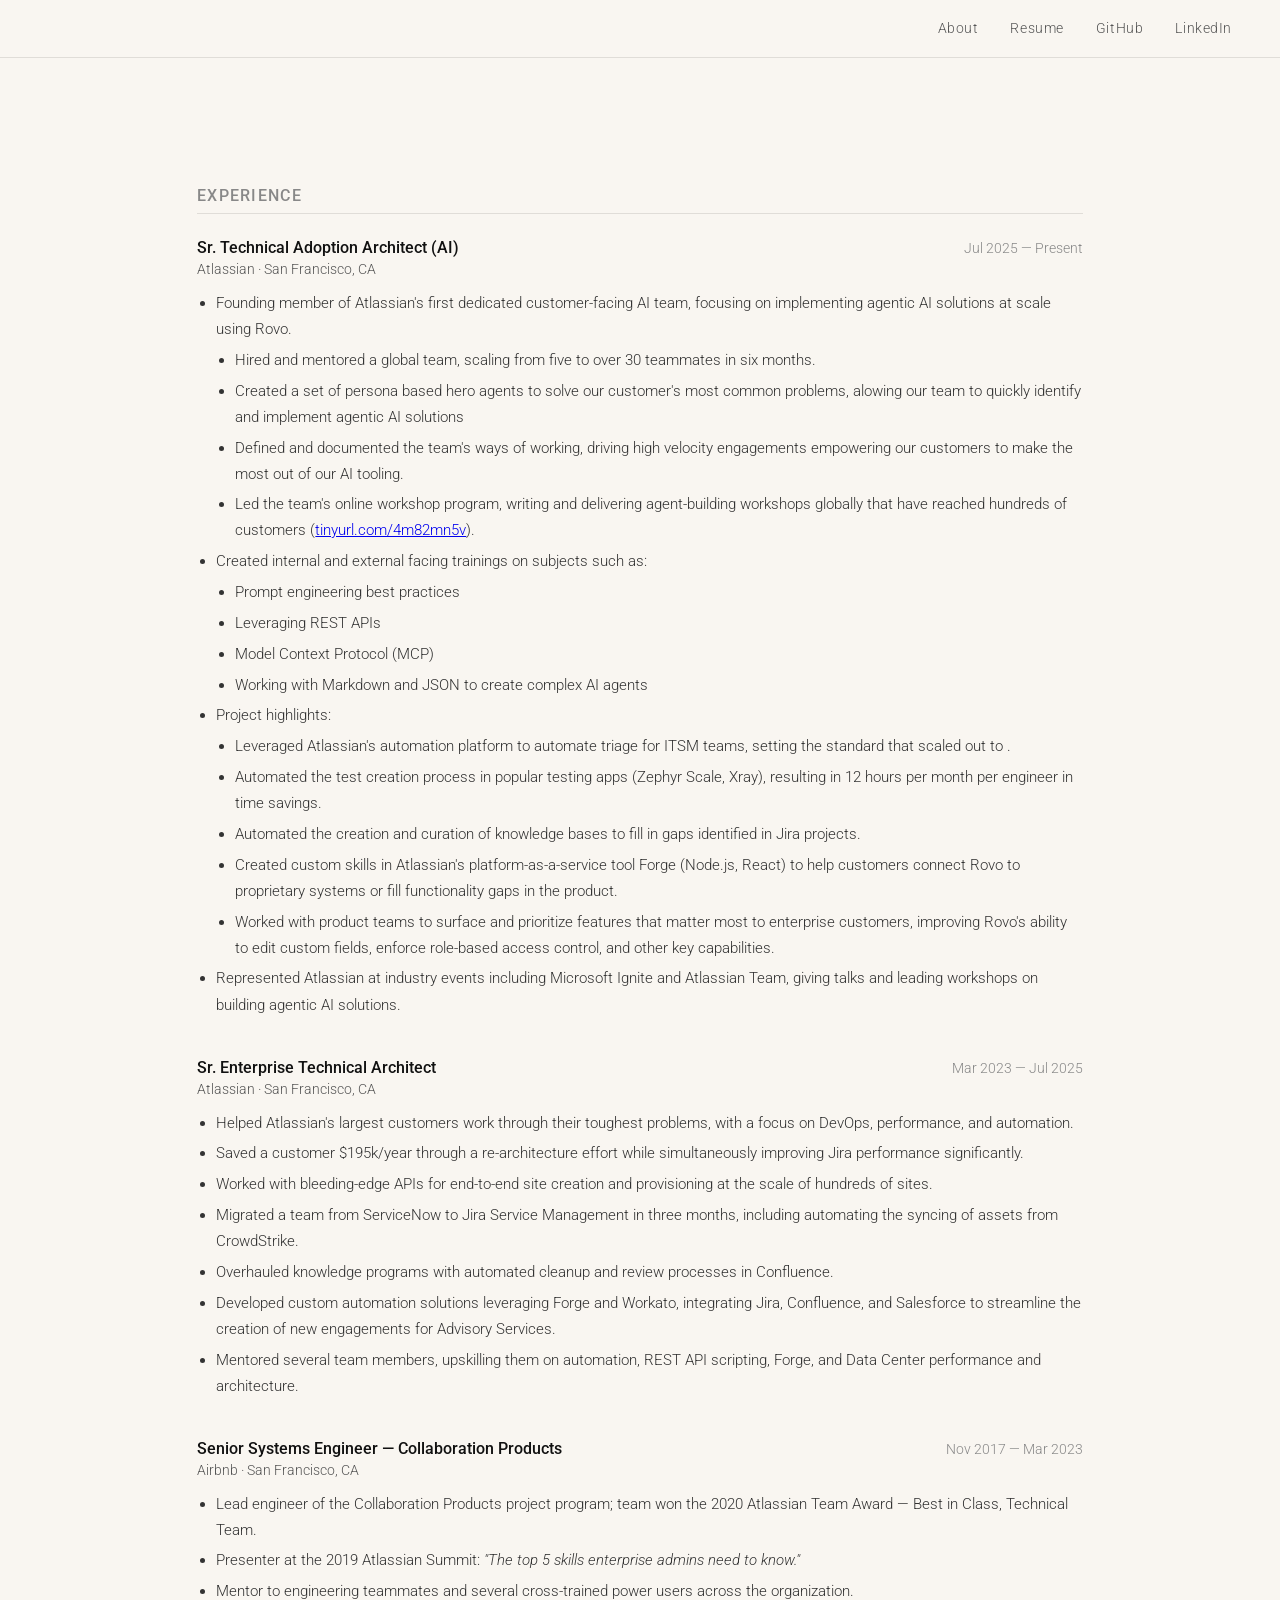
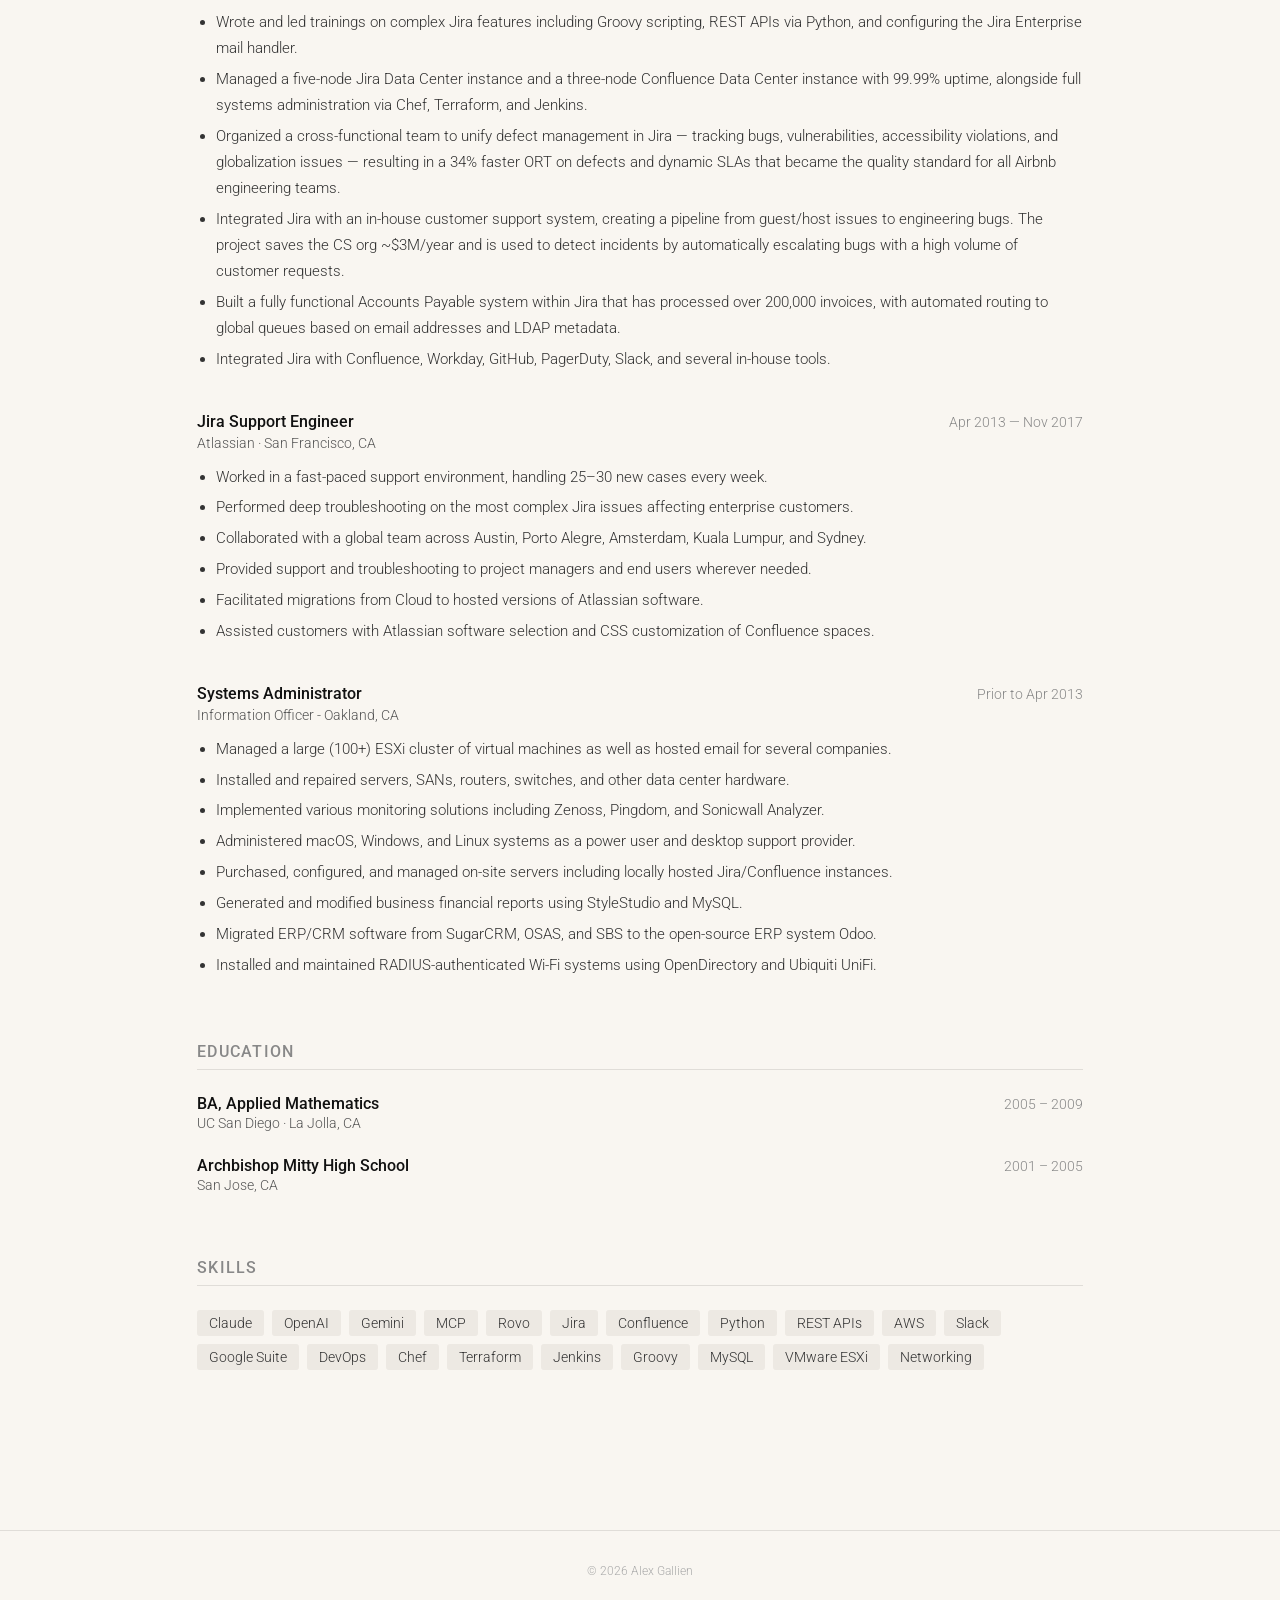
<file: resume.html>
<!DOCTYPE html>
<html lang="en">
<head>
  <meta charset="UTF-8" />
  <meta name="viewport" content="width=device-width, initial-scale=1.0" />
  <title>Resume — Alex Gallien</title>
  <link rel="stylesheet" href="style.css" />
</head>
<body>

  <nav>
    <a href="index.html">About</a>
    <a href="resume.html">Resume</a>
    <a href="https://github.com/alexgallien" target="_blank" rel="noopener">GitHub</a>
    <a href="https://www.linkedin.com/in/alexgallien/" target="_blank" rel="noopener">LinkedIn</a>
  </nav>

  <main>

    <section>
      <h2>Experience</h2>

      <div class="job">
        <div class="job-header">
          <span class="job-title">Sr. Technical Adoption Architect (AI)</span>
          <span class="job-date">Jul 2025 — Present</span>
        </div>
        <div class="job-company">Atlassian &middot; San Francisco, CA</div>
        <ul>
          <li>Founding member of Atlassian's first dedicated customer-facing AI team, focusing on implementing agentic AI solutions at scale using Rovo.</li>
            <ul>
              <li>Hired and mentored a global team, scaling from five to over 30 teammates in six months.</li>
              <li>Created a set of persona based hero agents to solve our customer's most common problems, alowing our team to quickly identify and implement agentic AI solutions</li>
              <li>Defined and documented the team's ways of working, driving high velocity engagements empowering our customers to make the most out of our AI tooling.</li>
              <li>Led the team's online workshop program, writing and delivering agent-building workshops globally that have reached hundreds of customers (<a href="https://tinyurl.com/4m82mn5v" target="_blank" rel="noopener">tinyurl.com/4m82mn5v</a>).</li>
            </ul>
          <li>Created internal and external facing trainings on subjects such as:</li>
            <ul>
              <li>Prompt engineering best practices</li>
              <li>Leveraging REST APIs</li>
              <li>Model Context Protocol (MCP)</li>
              <li>Working with Markdown and JSON to create complex AI agents</li>
            </ul>
          <li>Project highlights:</li>
            <ul>
              <li>Leveraged Atlassian's automation platform to automate triage for ITSM teams, setting the standard that scaled out to .</li>
              <li>Automated the test creation process in popular testing apps (Zephyr Scale, Xray), resulting in 12 hours per month per engineer in time savings.</li>
              <li>Automated the creation and curation of knowledge bases to fill in gaps identified in Jira projects.</li>
              <li>Created custom skills in Atlassian's platform-as-a-service tool Forge (Node.js, React) to help customers connect Rovo to proprietary systems or fill functionality gaps in the product.</li>
              <li>Worked with product teams to surface and prioritize features that matter most to enterprise customers, improving Rovo's ability to edit custom fields, enforce role-based access control, and other key capabilities.</li>
            </ul>
          <li>Represented Atlassian at industry events including Microsoft Ignite and Atlassian Team, giving talks and leading workshops on building agentic AI solutions.</li>
        </ul>
      </div>

      <div class="job">
        <div class="job-header">
          <span class="job-title">Sr. Enterprise Technical Architect</span>
          <span class="job-date">Mar 2023 — Jul 2025</span>
        </div>
        <div class="job-company">Atlassian &middot; San Francisco, CA</div>
        <ul>
          <li>Helped Atlassian's largest customers work through their toughest problems, with a focus on DevOps, performance, and automation.</li>
          <li>Saved a customer $195k/year through a re-architecture effort while simultaneously improving Jira performance significantly.</li>
          <li>Worked with bleeding-edge APIs for end-to-end site creation and provisioning at the scale of hundreds of sites.</li>
          <li>Migrated a team from ServiceNow to Jira Service Management in three months, including automating the syncing of assets from CrowdStrike.</li>
          <li>Overhauled knowledge programs with automated cleanup and review processes in Confluence.</li>
          <li>Developed custom automation solutions leveraging Forge and Workato, integrating Jira, Confluence, and Salesforce to streamline the creation of new engagements for Advisory Services.</li>
          <li>Mentored several team members, upskilling them on automation, REST API scripting, Forge, and Data Center performance and architecture.</li>
        </ul>
      </div>

      <div class="job">
        <div class="job-header">
          <span class="job-title">Senior Systems Engineer — Collaboration Products</span>
          <span class="job-date">Nov 2017 — Mar 2023</span>
        </div>
        <div class="job-company">Airbnb &middot; San Francisco, CA</div>
        <ul>
          <li>Lead engineer of the Collaboration Products project program; team won the 2020 Atlassian Team Award — Best in Class, Technical Team.</li>
          <li>Presenter at the 2019 Atlassian Summit: <em>"The top 5 skills enterprise admins need to know."</em></li>
          <li>Mentor to engineering teammates and several cross-trained power users across the organization.</li>
          <li>Wrote and led trainings on complex Jira features including Groovy scripting, REST APIs via Python, and configuring the Jira Enterprise mail handler.</li>
          <li>Managed a five-node Jira Data Center instance and a three-node Confluence Data Center instance with 99.99% uptime, alongside full systems administration via Chef, Terraform, and Jenkins.</li>
          <li>Organized a cross-functional team to unify defect management in Jira — tracking bugs, vulnerabilities, accessibility violations, and globalization issues — resulting in a 34% faster ORT on defects and dynamic SLAs that became the quality standard for all Airbnb engineering teams.</li>
          <li>Integrated Jira with an in-house customer support system, creating a pipeline from guest/host issues to engineering bugs. The project saves the CS org ~$3M/year and is used to detect incidents by automatically escalating bugs with a high volume of customer requests.</li>
          <li>Built a fully functional Accounts Payable system within Jira that has processed over 200,000 invoices, with automated routing to global queues based on email addresses and LDAP metadata.</li>
          <li>Integrated Jira with Confluence, Workday, GitHub, PagerDuty, Slack, and several in-house tools.</li>
        </ul>
      </div>

      <div class="job">
        <div class="job-header">
          <span class="job-title">Jira Support Engineer</span>
          <span class="job-date">Apr 2013 — Nov 2017</span>
        </div>
        <div class="job-company">Atlassian &middot; San Francisco, CA</div>
        <ul>
          <li>Worked in a fast-paced support environment, handling 25–30 new cases every week.</li>
          <li>Performed deep troubleshooting on the most complex Jira issues affecting enterprise customers.</li>
          <li>Collaborated with a global team across Austin, Porto Alegre, Amsterdam, Kuala Lumpur, and Sydney.</li>
          <li>Provided support and troubleshooting to project managers and end users wherever needed.</li>
          <li>Facilitated migrations from Cloud to hosted versions of Atlassian software.</li>
          <li>Assisted customers with Atlassian software selection and CSS customization of Confluence spaces.</li>
        </ul>
      </div>

      <div class="job">
        <div class="job-header">
          <span class="job-title">Systems Administrator</span>
          <span class="job-date">Prior to Apr 2013</span>
        </div>
        <div class="job-company">Information Officer - Oakland, CA</div>
        <ul>
          <li>Managed a large (100+) ESXi cluster of virtual machines as well as hosted email for several companies.</li>
          <li>Installed and repaired servers, SANs, routers, switches, and other data center hardware.</li>
          <li>Implemented various monitoring solutions including Zenoss, Pingdom, and Sonicwall Analyzer.</li>
          <li>Administered macOS, Windows, and Linux systems as a power user and desktop support provider.</li>
          <li>Purchased, configured, and managed on-site servers including locally hosted Jira/Confluence instances.</li>
          <li>Generated and modified business financial reports using StyleStudio and MySQL.</li>
          <li>Migrated ERP/CRM software from SugarCRM, OSAS, and SBS to the open-source ERP system Odoo.</li>
          <li>Installed and maintained RADIUS-authenticated Wi-Fi systems using OpenDirectory and Ubiquiti UniFi.</li>
        </ul>
      </div>

    <section>
      <h2>Education</h2>

      <div class="edu-item">
        <div class="edu-header">
          <span class="edu-degree">BA, Applied Mathematics</span>
          <span class="edu-date">2005 – 2009</span>
        </div>
        <div class="edu-school">UC San Diego &middot; La Jolla, CA</div>
      </div>

      <div class="edu-item">
        <div class="edu-header">
          <span class="edu-degree">Archbishop Mitty High School</span>
          <span class="edu-date">2001 – 2005</span>
        </div>
        <div class="edu-school">San Jose, CA</div>
      </div>
    </section>

    <section>
      <h2>Skills</h2>
      <div class="skills-grid">
        <span class="skill-tag">Claude</span>
        <span class="skill-tag">OpenAI</span>
        <span class="skill-tag">Gemini</span>
        <span class="skill-tag">MCP</span>
        <span class="skill-tag">Rovo</span>
        <span class="skill-tag">Jira</span>
        <span class="skill-tag">Confluence</span>
        <span class="skill-tag">Python</span>
        <span class="skill-tag">REST APIs</span>
        <span class="skill-tag">AWS</span>
        <span class="skill-tag">Slack</span>
        <span class="skill-tag">Google Suite</span>
        <span class="skill-tag">DevOps</span>
        <span class="skill-tag">Chef</span>
        <span class="skill-tag">Terraform</span>
        <span class="skill-tag">Jenkins</span>
        <span class="skill-tag">Groovy</span>
        <span class="skill-tag">MySQL</span>
        <span class="skill-tag">VMware ESXi</span>
        <span class="skill-tag">Networking</span>
      </div>
    </section>

  </main>

  <footer>
    &copy; 2026 Alex Gallien
  </footer>

</body>
</html>
</file>
<file: style.css>
@import url('https://fonts.googleapis.com/css2?family=Roboto:wght@300;400;500&display=swap');

*, *::before, *::after {
  box-sizing: border-box;
  margin: 0;
  padding: 0;
}

body {
  font-family: 'Roboto', sans-serif;
  font-weight: 300;
  background-color: #F9F6F1;
  color: #111111;
  min-height: 100vh;
}

/* Navigation */
nav {
  display: flex;
  justify-content: flex-end;
  align-items: center;
  padding: 1.25rem 3rem;
  border-bottom: 1px solid #e0ddd8;
  background-color: #F9F6F1;
  position: sticky;
  top: 0;
  z-index: 100;
}

nav a {
  margin-left: 2rem;
  text-decoration: none;
  font-size: 0.9rem;
  letter-spacing: 0.04em;
  color: #555;
  transition: color 0.2s;
}

nav a:hover {
  color: #000;
}

/* Main */
main {
  max-width: 950px;
  margin: 0 auto;
  padding: 4rem 2rem 6rem;
}

/* Hero */
.hero {
  display: flex;
  align-items: flex-start;
  gap: 3rem;
}

.hero-photo {
  flex-shrink: 0;
  width: 300px;
  height: 300px;
}

.hero-photo img {
  width: 100%;
  height: 100%;
  object-fit: cover;
  border-radius: 4px;
  display: block;
}

.hero-text h1 {
  font-size: 2rem;
  font-weight: 400;
  margin-bottom: 0.4rem;
}

.hero-text p {
  font-size: 1rem;
  line-height: 1.75;
  color: #333;
}

/* Sections */
section {
  margin-top: 4rem;
}

section h2 {
  font-size: 1rem;
  font-weight: 500;
  letter-spacing: 0.08em;
  text-transform: uppercase;
  color: #888;
  margin-bottom: 1.5rem;
  padding-bottom: 0.5rem;
  border-bottom: 1px solid #e0ddd8;
}

/* Footer */
footer {
  text-align: center;
  padding: 2rem;
  font-size: 0.78rem;
  color: #aaa;
  border-top: 1px solid #e0ddd8;
  margin-top: 4rem;
}

/* Resume — Experience */
.job {
  margin-bottom: 2.5rem;
}

.job-header {
  display: flex;
  justify-content: space-between;
  align-items: baseline;
  margin-bottom: 0.25rem;
}

.job-title {
  font-size: 1rem;
  font-weight: 500;
  color: #111;
}

.job-date {
  font-size: 0.85rem;
  color: #888;
  white-space: nowrap;
  margin-left: 1rem;
}

.job-company {
  font-size: 0.9rem;
  color: #555;
  margin-bottom: 0.75rem;
}

.job ul {
  padding-left: 1.2rem;
  list-style: disc;
}

.job ul li {
  font-size: 0.93rem;
  line-height: 1.75;
  color: #333;
  margin-bottom: 0.3rem;
}

/* Resume — Education */
.edu-item {
  margin-bottom: 1.5rem;
}

.edu-header {
  display: flex;
  justify-content: space-between;
  align-items: baseline;
}

.edu-degree {
  font-size: 1rem;
  font-weight: 500;
  color: #111;
}

.edu-date {
  font-size: 0.85rem;
  color: #888;
}

.edu-school {
  font-size: 0.9rem;
  color: #555;
  margin-top: 0.15rem;
}

/* Resume — Certifications */
.cert-item {
  font-size: 0.93rem;
  line-height: 1.75;
  color: #333;
}

.cert-issuer {
  color: #888;
  font-size: 0.85rem;
}

/* Resume — Skills */
.skills-grid {
  display: flex;
  flex-wrap: wrap;
  gap: 0.5rem;
}

.skill-tag {
  background: #ede9e3;
  border-radius: 3px;
  padding: 0.3rem 0.75rem;
  font-size: 0.85rem;
  color: #333;
}
</file>
